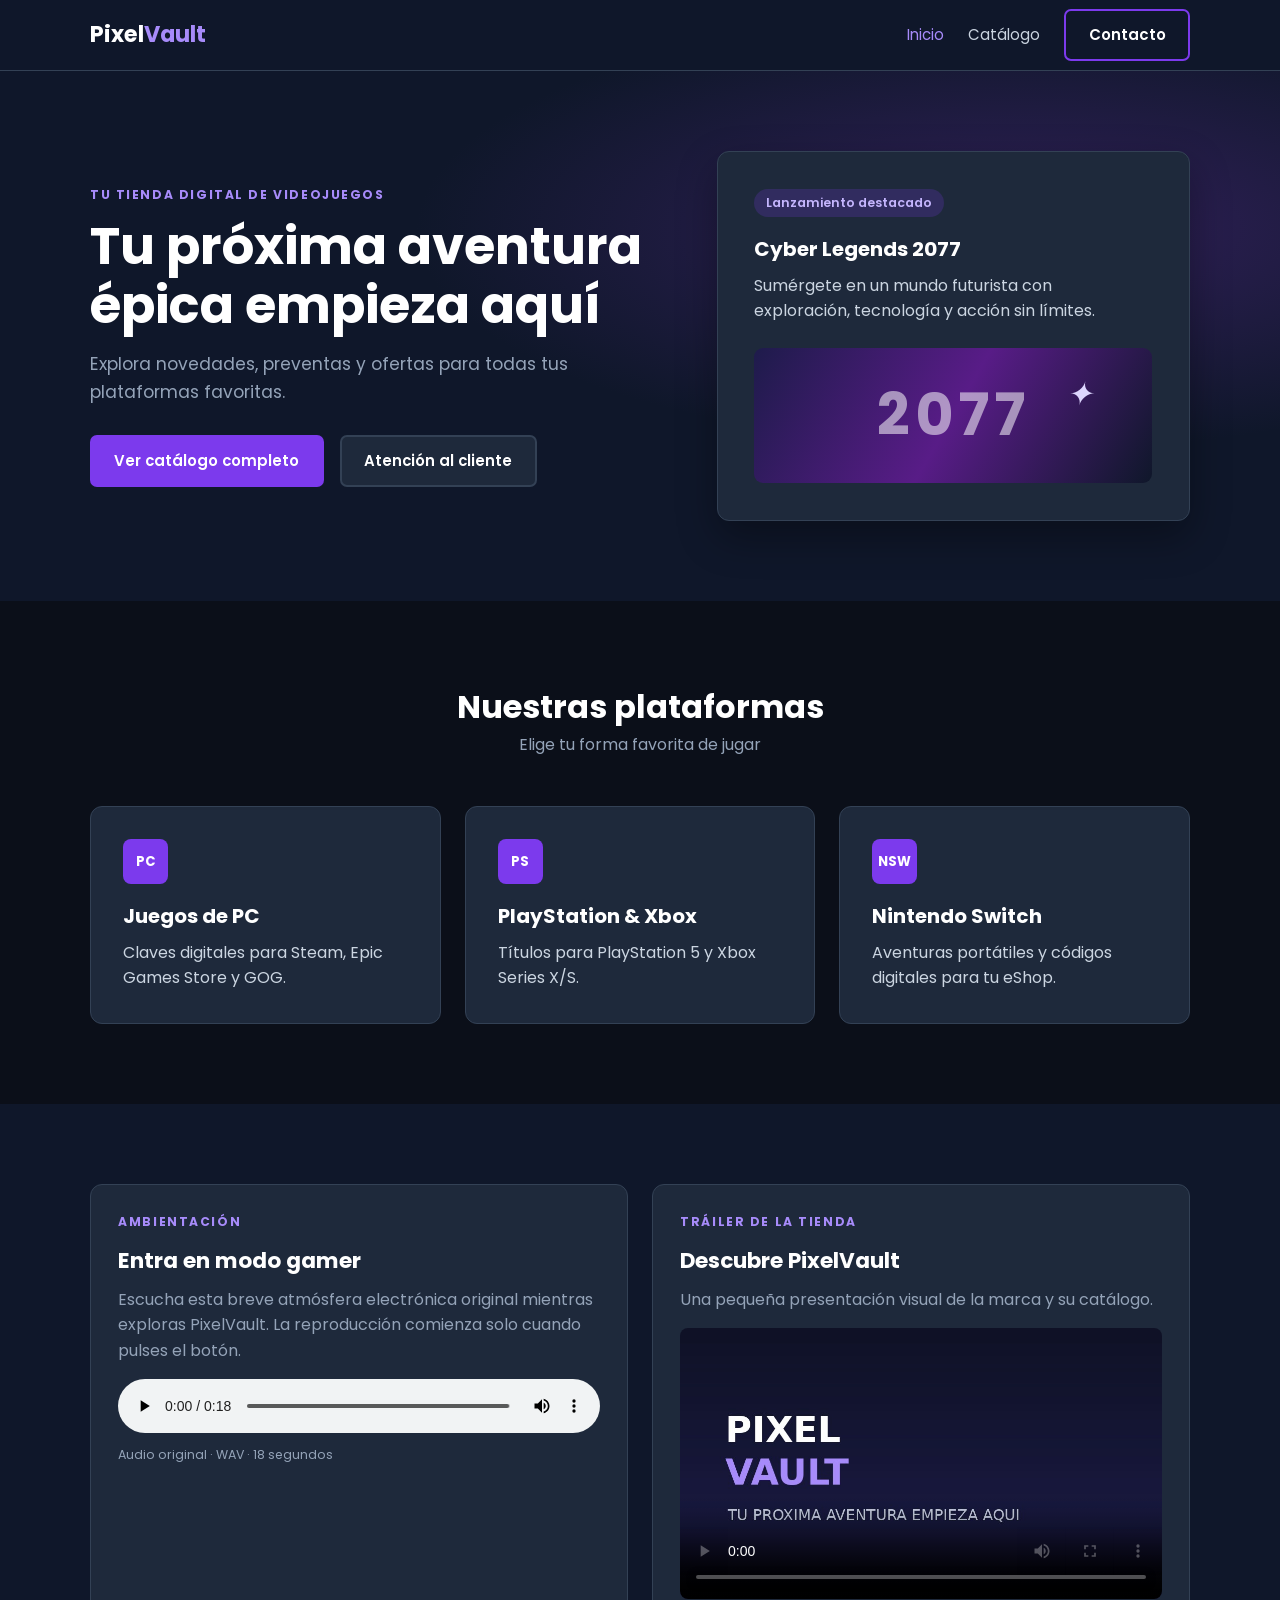
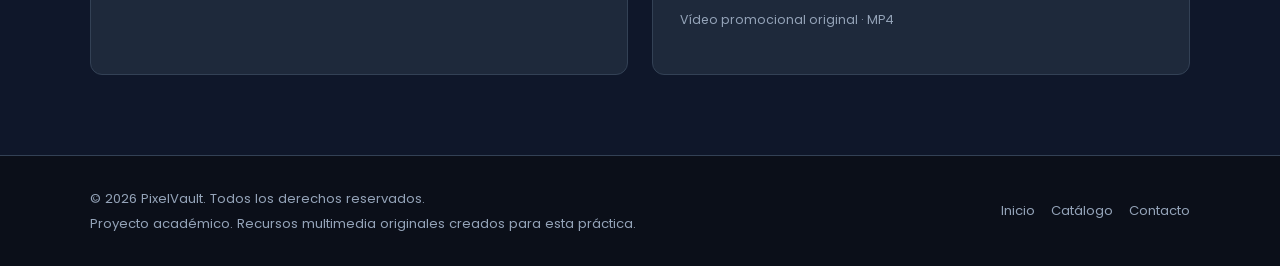
<file: index.html>
<!DOCTYPE html>
<html lang="es">
<head>
  <meta charset="UTF-8">
  <meta name="viewport" content="width=device-width, initial-scale=1.0">
  <meta name="description" content="PixelVault: catálogo de videojuegos y novedades para tus plataformas favoritas.">
  <title>PixelVault · Inicio</title>
  <link rel="preconnect" href="https://fonts.googleapis.com">
  <link rel="preconnect" href="https://fonts.gstatic.com" crossorigin>
  <link href="https://fonts.googleapis.com/css2?family=Poppins:wght@300;400;600;700&display=swap" rel="stylesheet">
  <link rel="stylesheet" href="styles.css">
</head>
<body>
<header class="header">
  <div class="container navbar">
    <a href="index.html" class="brand-logo" aria-label="PixelVault, inicio">Pixel<span>Vault</span></a>
    <button class="menu-toggle" aria-label="Abrir menú" aria-expanded="false">☰</button>
    <nav class="nav-links" aria-label="Navegación principal">
      <a href="index.html" class="active">Inicio</a>
      <a href="catalogo.html" class="">Catálogo</a>
      <a href="contacto.html" class="btn btn-outline ">Contacto</a>
    </nav>
  </div>
</header>
<main>
<section class="hero">
  <div class="container hero-content">
    <div class="hero-text">
      <p class="eyebrow">TU TIENDA DIGITAL DE VIDEOJUEGOS</p>
      <h1>Tu próxima aventura épica empieza aquí</h1>
      <p>Explora novedades, preventas y ofertas para todas tus plataformas favoritas.</p>
      <div class="hero-actions">
        <a href="catalogo.html" class="btn btn-primary">Ver catálogo completo</a>
        <a href="contacto.html" class="btn btn-secondary">Atención al cliente</a>
      </div>
    </div>
    <div class="hero-card">
      <span class="card-badge">Lanzamiento destacado</span>
      <h2>Cyber Legends 2077</h2>
      <p>Sumérgete en un mundo futurista con exploración, tecnología y acción sin límites.</p>
      <div class="hero-art" aria-hidden="true"><span>2077</span><i>✦</i></div>
    </div>
  </div>
</section>
<section class="services section">
  <div class="container">
    <div class="section-title"><h2>Nuestras plataformas</h2><p>Elige tu forma favorita de jugar</p></div>
    <div class="cards-grid">
      <article class="card"><div class="card-icon">PC</div><h3>Juegos de PC</h3><p>Claves digitales para Steam, Epic Games Store y GOG.</p></article>
      <article class="card"><div class="card-icon">PS</div><h3>PlayStation &amp; Xbox</h3><p>Títulos para PlayStation 5 y Xbox Series X/S.</p></article>
      <article class="card"><div class="card-icon">NSW</div><h3>Nintendo Switch</h3><p>Aventuras portátiles y códigos digitales para tu eShop.</p></article>
    </div>
  </div>
</section>
<section class="multimedia section">
  <div class="container media-grid">
    <div class="media-copy"><p class="eyebrow">AMBIENTACIÓN</p><h2>Entra en modo gamer</h2><p>Escucha esta breve atmósfera electrónica original mientras exploras PixelVault. La reproducción comienza solo cuando pulses el botón.</p>
      <audio controls preload="metadata">
        <source src="assets/ambiente-pixelvault.wav" type="audio/wav">
        Tu navegador no admite el elemento de audio.
      </audio>
      <p class="media-note">Audio original · WAV · 18 segundos</p>
    </div>
    <div class="media-copy"><p class="eyebrow">TRÁILER DE LA TIENDA</p><h2>Descubre PixelVault</h2><p>Una pequeña presentación visual de la marca y su catálogo.</p>
      <video controls preload="metadata" poster="assets/video-poster.jpg">
        <source src="assets/promo-pixelvault.mp4" type="video/mp4">
        Tu navegador no admite el elemento de vídeo.
      </video>
      <p class="media-note">Vídeo promocional original · MP4</p>
    </div>
  </div>
</section>
</main>
<footer class="footer">
  <div class="container footer-content">
    <div class="footer-info">
      <p>© 2026 PixelVault. Todos los derechos reservados.</p>
      <p class="cc-license">Proyecto académico. Recursos multimedia originales creados para esta práctica.</p>
    </div>
    <div class="footer-links"><a href="index.html">Inicio</a><a href="catalogo.html">Catálogo</a><a href="contacto.html">Contacto</a></div>
  </div>
</footer>
<script src="script.js"></script>
</body>
</html>
</file>
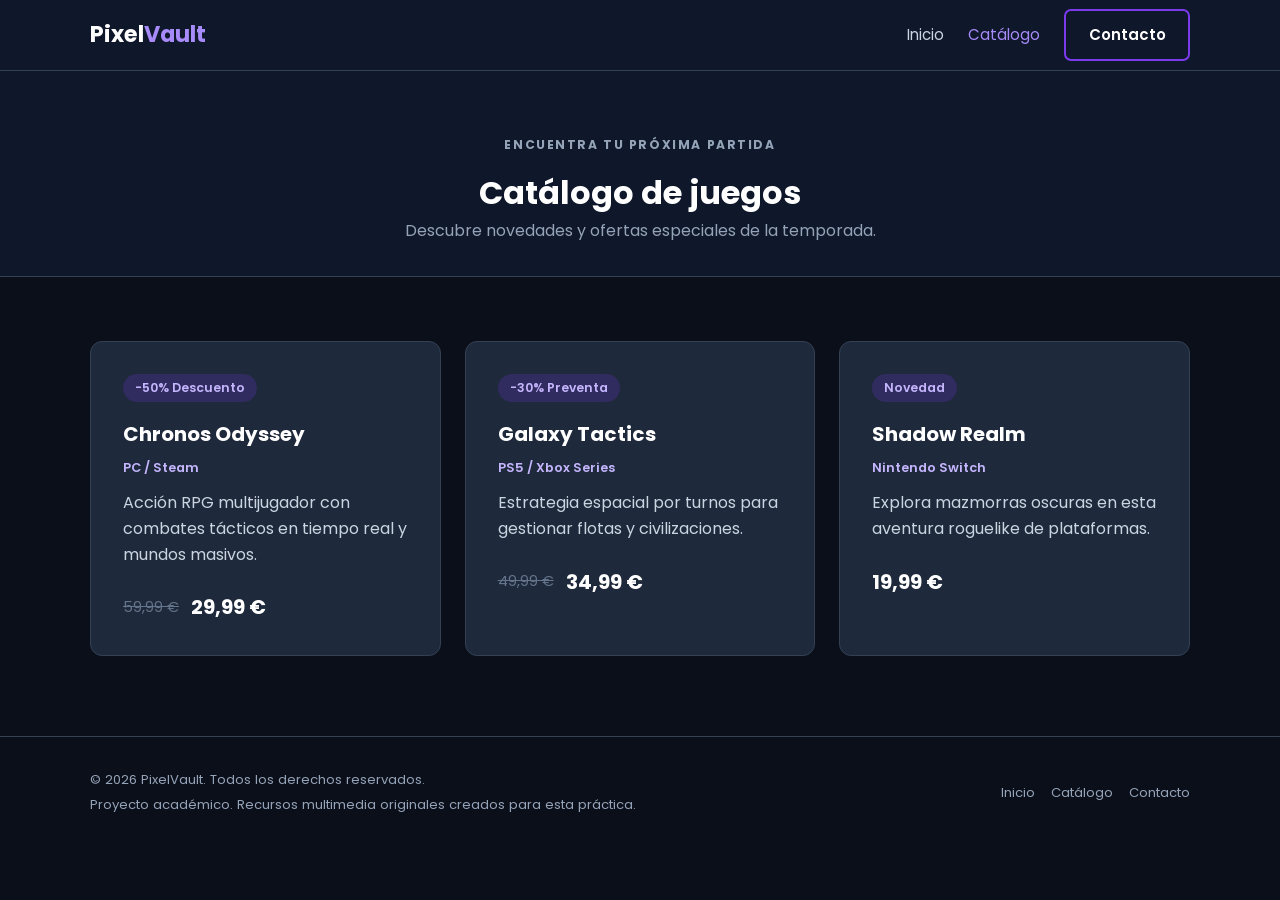
<file: catalogo.html>
<!DOCTYPE html>
<html lang="es">
<head>
  <meta charset="UTF-8">
  <meta name="viewport" content="width=device-width, initial-scale=1.0">
  <meta name="description" content="PixelVault: catálogo de videojuegos y novedades para tus plataformas favoritas.">
  <title>PixelVault · Catálogo</title>
  <link rel="preconnect" href="https://fonts.googleapis.com">
  <link rel="preconnect" href="https://fonts.gstatic.com" crossorigin>
  <link href="https://fonts.googleapis.com/css2?family=Poppins:wght@300;400;600;700&display=swap" rel="stylesheet">
  <link rel="stylesheet" href="styles.css">
</head>
<body>
<header class="header">
  <div class="container navbar">
    <a href="index.html" class="brand-logo" aria-label="PixelVault, inicio">Pixel<span>Vault</span></a>
    <button class="menu-toggle" aria-label="Abrir menú" aria-expanded="false">☰</button>
    <nav class="nav-links" aria-label="Navegación principal">
      <a href="index.html" class="">Inicio</a>
      <a href="catalogo.html" class="active">Catálogo</a>
      <a href="contacto.html" class="btn btn-outline ">Contacto</a>
    </nav>
  </div>
</header>
<main>
<section class="page-header"><div class="container"><p class="eyebrow">ENCUENTRA TU PRÓXIMA PARTIDA</p><h1>Catálogo de juegos</h1><p>Descubre novedades y ofertas especiales de la temporada.</p></div></section>
<section class="catalog-section section"><div class="container"><div class="cards-grid catalog-grid">
  <article class="card catalog-card"><span class="card-badge">-50% Descuento</span><h2>Chronos Odyssey</h2><p class="platform-tag">PC / Steam</p><p>Acción RPG multijugador con combates tácticos en tiempo real y mundos masivos.</p><div class="price-box"><span class="old-price">59,99 €</span><span class="price">29,99 €</span></div></article>
  <article class="card catalog-card"><span class="card-badge">-30% Preventa</span><h2>Galaxy Tactics</h2><p class="platform-tag">PS5 / Xbox Series</p><p>Estrategia espacial por turnos para gestionar flotas y civilizaciones.</p><div class="price-box"><span class="old-price">49,99 €</span><span class="price">34,99 €</span></div></article>
  <article class="card catalog-card"><span class="card-badge">Novedad</span><h2>Shadow Realm</h2><p class="platform-tag">Nintendo Switch</p><p>Explora mazmorras oscuras en esta aventura roguelike de plataformas.</p><div class="price-box"><span class="price">19,99 €</span></div></article>
</div></div></section>
</main>
<footer class="footer">
  <div class="container footer-content">
    <div class="footer-info">
      <p>© 2026 PixelVault. Todos los derechos reservados.</p>
      <p class="cc-license">Proyecto académico. Recursos multimedia originales creados para esta práctica.</p>
    </div>
    <div class="footer-links"><a href="index.html">Inicio</a><a href="catalogo.html">Catálogo</a><a href="contacto.html">Contacto</a></div>
  </div>
</footer>
<script src="script.js"></script>
</body>
</html>
</file>
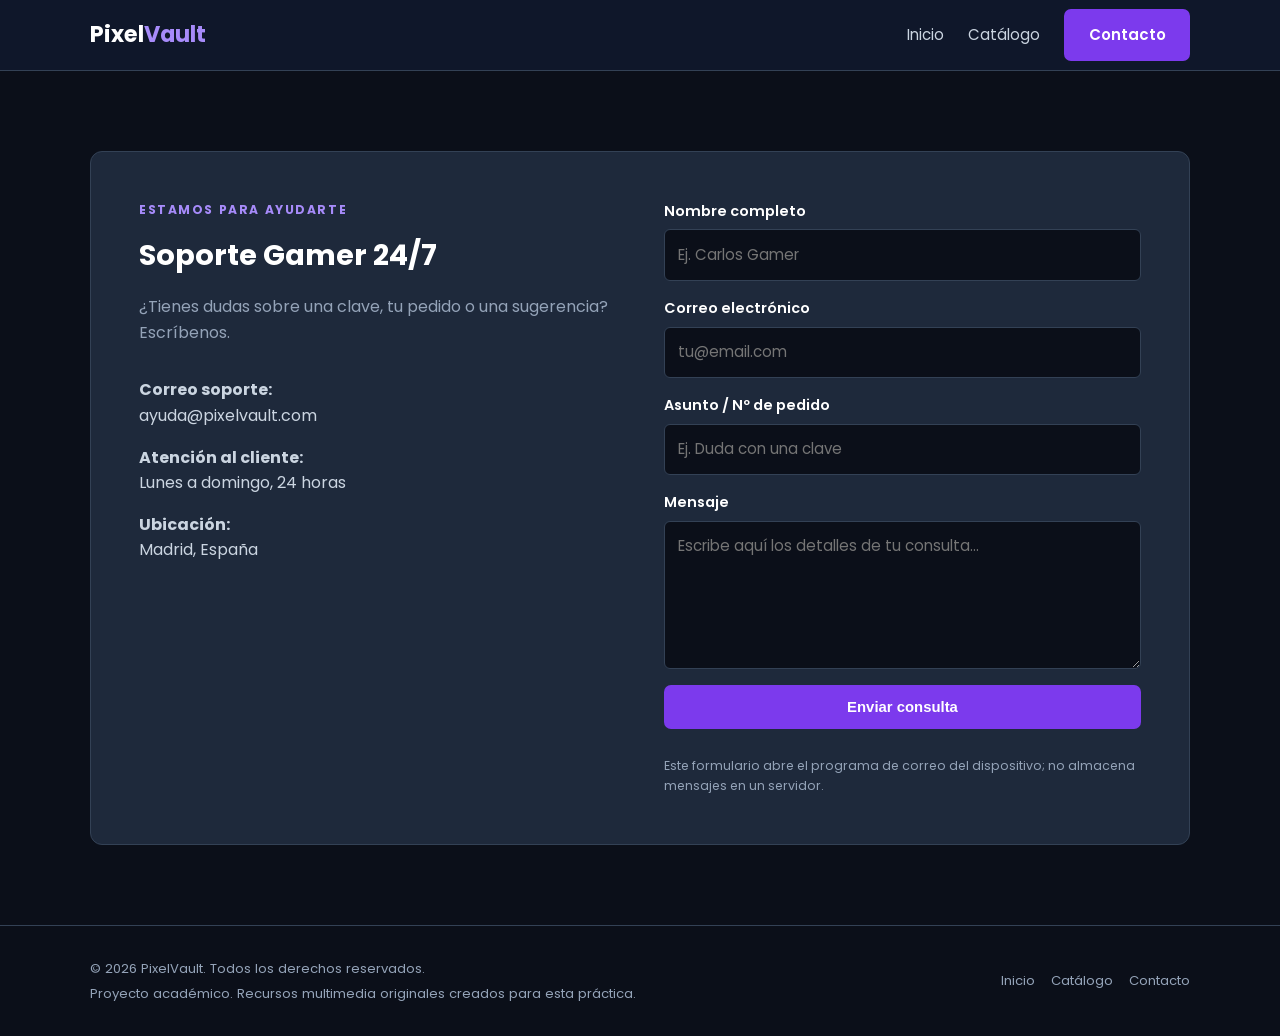
<file: contacto.html>
<!DOCTYPE html>
<html lang="es">
<head>
  <meta charset="UTF-8">
  <meta name="viewport" content="width=device-width, initial-scale=1.0">
  <meta name="description" content="PixelVault: catálogo de videojuegos y novedades para tus plataformas favoritas.">
  <title>PixelVault · Contacto y soporte</title>
  <link rel="preconnect" href="https://fonts.googleapis.com">
  <link rel="preconnect" href="https://fonts.gstatic.com" crossorigin>
  <link href="https://fonts.googleapis.com/css2?family=Poppins:wght@300;400;600;700&display=swap" rel="stylesheet">
  <link rel="stylesheet" href="styles.css">
</head>
<body>
<header class="header">
  <div class="container navbar">
    <a href="index.html" class="brand-logo" aria-label="PixelVault, inicio">Pixel<span>Vault</span></a>
    <button class="menu-toggle" aria-label="Abrir menú" aria-expanded="false">☰</button>
    <nav class="nav-links" aria-label="Navegación principal">
      <a href="index.html" class="">Inicio</a>
      <a href="catalogo.html" class="">Catálogo</a>
      <a href="contacto.html" class="btn btn-outline active">Contacto</a>
    </nav>
  </div>
</header>
<main>
<section class="contact section"><div class="container"><div class="contact-box">
  <div class="contact-info"><p class="eyebrow">ESTAMOS PARA AYUDARTE</p><h1>Soporte Gamer 24/7</h1><p>¿Tienes dudas sobre una clave, tu pedido o una sugerencia? Escríbenos.</p>
    <div class="info-item"><strong>Correo soporte:</strong><br>ayuda@pixelvault.com</div>
    <div class="info-item"><strong>Atención al cliente:</strong><br>Lunes a domingo, 24 horas</div>
    <div class="info-item"><strong>Ubicación:</strong><br>Madrid, España</div>
  </div>
  <form class="contact-form" action="mailto:ayuda@pixelvault.com" method="post" enctype="text/plain">
    <div class="form-group"><label for="nombre">Nombre completo</label><input type="text" id="nombre" name="nombre" placeholder="Ej. Carlos Gamer" autocomplete="name" required></div>
    <div class="form-group"><label for="email">Correo electrónico</label><input type="email" id="email" name="email" placeholder="tu@email.com" autocomplete="email" required></div>
    <div class="form-group"><label for="asunto">Asunto / Nº de pedido</label><input type="text" id="asunto" name="asunto" placeholder="Ej. Duda con una clave" required></div>
    <div class="form-group"><label for="mensaje">Mensaje</label><textarea id="mensaje" name="mensaje" rows="5" placeholder="Escribe aquí los detalles de tu consulta..." required></textarea></div>
    <button type="submit" class="btn btn-primary btn-block">Enviar consulta</button>
    <p class="media-note">Este formulario abre el programa de correo del dispositivo; no almacena mensajes en un servidor.</p>
  </form>
</div></div></section>
</main>
<footer class="footer">
  <div class="container footer-content">
    <div class="footer-info">
      <p>© 2026 PixelVault. Todos los derechos reservados.</p>
      <p class="cc-license">Proyecto académico. Recursos multimedia originales creados para esta práctica.</p>
    </div>
    <div class="footer-links"><a href="index.html">Inicio</a><a href="catalogo.html">Catálogo</a><a href="contacto.html">Contacto</a></div>
  </div>
</footer>
<script src="script.js"></script>
</body>
</html>
</file>
<file: styles.css>
:root {
  --primary:#7c3aed; --primary-hover:#6d28d9; --dark:#0b0f19;
  --panel:#1e293b; --text:#cbd5e1; --muted:#94a3b8; --white:#fff;
  --border:#334155; --font-main:'Poppins',sans-serif; --transition:all .25s ease;
}
*{margin:0;padding:0;box-sizing:border-box}
html{scroll-behavior:smooth}
body{font-family:var(--font-main);color:var(--text);background:var(--dark);line-height:1.6}
a{color:inherit;text-decoration:none}
.container{width:min(1100px,90%);margin-inline:auto}
.section{padding:5rem 0}
.btn{display:inline-block;padding:.75rem 1.4rem;border:2px solid transparent;border-radius:7px;font-weight:600;font-size:.93rem;cursor:pointer;transition:var(--transition)}
.btn-primary{background:var(--primary);color:var(--white)}
.btn-primary:hover{background:var(--primary-hover);transform:translateY(-2px)}
.btn-secondary{background:var(--panel);border-color:var(--border);color:var(--white)}
.btn-secondary:hover{border-color:var(--primary)}
.btn-outline{border-color:var(--primary);color:var(--white)}
.btn-outline:hover,.btn-outline.active{background:var(--primary);color:var(--white)}
.btn-block{width:100%}
.header{position:sticky;top:0;z-index:10;background:#0f172a;border-bottom:1px solid var(--border)}
.navbar{min-height:70px;display:flex;align-items:center;justify-content:space-between;gap:1rem}
.brand-logo{font-size:1.4rem;font-weight:700;color:var(--white)}
.brand-logo span{color:#a78bfa}
.nav-links{display:flex;align-items:center;gap:1.5rem}
.nav-links a{font-size:.94rem;transition:var(--transition)}
.nav-links a:hover,.nav-links a.active:not(.btn){color:#a78bfa}
.menu-toggle{display:none;background:transparent;color:var(--white);border:1px solid var(--border);border-radius:6px;padding:.4rem .7rem;font-size:1.2rem}
.hero{padding:5rem 0;background:radial-gradient(ellipse at 80% 30%,#31205a 0,transparent 42%),#0f172a}
.hero-content{display:grid;grid-template-columns:1.1fr .9fr;align-items:center;gap:3rem}
.eyebrow{color:#a78bfa;font-size:.76rem;font-weight:700;letter-spacing:.13em;margin-bottom:.8rem}
.hero-text h1{font-size:clamp(2rem,4vw,3.2rem);line-height:1.15;color:var(--white);margin-bottom:1rem}
.hero-text>p:not(.eyebrow){font-size:1.08rem;color:var(--muted);margin-bottom:1.8rem;max-width:600px}
.hero-actions{display:flex;gap:1rem;flex-wrap:wrap}
.hero-card,.card,.contact-box,.media-copy{background:var(--panel);border:1px solid var(--border);border-radius:12px}
.hero-card{padding:2.3rem;box-shadow:0 16px 40px #0005}
.card-badge{display:inline-block;padding:.25rem .75rem;background:#7c3aed33;color:#c4b5fd;font-size:.78rem;font-weight:600;border-radius:20px;margin-bottom:1rem}
.hero-card h2,.card h2,.card h3{color:var(--white);margin-bottom:.5rem;font-size:1.25rem}
.hero-art{height:135px;margin-top:1.5rem;border-radius:9px;display:flex;align-items:center;justify-content:center;position:relative;overflow:hidden;background:linear-gradient(120deg,#1e1b4b,#581c87,#0f172a)}
.hero-art span{font-size:3.6rem;font-weight:700;color:#fff8;letter-spacing:.08em}
.hero-art i{position:absolute;right:15%;top:15%;font-size:2rem;color:#ddd6fe}
.section-title,.page-header{text-align:center;margin-bottom:3rem}
.section-title h2,.page-header h1{font-size:2rem;color:var(--white)}
.section-title p,.page-header p{color:var(--muted)}
.cards-grid{display:grid;grid-template-columns:repeat(3,minmax(0,1fr));gap:1.5rem}
.card{padding:2rem;transition:var(--transition);min-width:0}
.card:hover{border-color:var(--primary);transform:translateY(-4px)}
.card-icon{width:45px;height:45px;display:grid;place-items:center;background:var(--primary);color:#fff;border-radius:8px;font-size:.82rem;font-weight:700;margin-bottom:1rem}
.page-header{padding:4rem 0 2rem;background:#0f172a;border-bottom:1px solid var(--border);margin-bottom:0}
.catalog-section{padding-top:4rem}
.platform-tag{font-size:.8rem;color:#c4b5fd;font-weight:600;margin-bottom:.75rem}
.price-box{display:flex;align-items:center;gap:.75rem;margin-top:1.5rem}
.old-price{color:#64748b;text-decoration:line-through;font-size:.9rem}
.price{font-size:1.25rem;color:var(--white);font-weight:700}
.contact-box{display:grid;grid-template-columns:1fr 1fr;gap:3rem;padding:3rem}
.contact-info h1{font-size:1.8rem;color:var(--white);margin-bottom:1rem}
.contact-info>p:not(.eyebrow){color:var(--muted);margin-bottom:2rem}
.info-item{margin-bottom:1rem}
.contact-form{display:flex;flex-direction:column;gap:1rem;min-width:0}
.form-group{display:flex;flex-direction:column;gap:.4rem}
.form-group label{font-size:.9rem;font-weight:600;color:var(--white)}
.form-group input,.form-group textarea{width:100%;padding:.8rem;border:1px solid var(--border);border-radius:6px;font:inherit;font-size:.94rem;background:#0b0f19;color:var(--white);outline:none;transition:var(--transition)}
.form-group input:focus,.form-group textarea:focus{border-color:var(--primary);box-shadow:0 0 0 3px #7c3aed30}
.form-group textarea{resize:vertical}
.multimedia{background:#0f172a}
.media-grid{display:grid;grid-template-columns:1fr 1fr;gap:1.5rem}
.media-copy{padding:1.7rem;min-width:0}
.media-copy h2{font-size:1.35rem;color:var(--white);margin-bottom:.5rem}
.media-copy p:not(.eyebrow){color:var(--muted);margin-bottom:1rem}
audio,video{display:block;width:100%;max-width:100%;margin-top:1rem;border-radius:8px}
video{aspect-ratio:16/9;background:#080b12;object-fit:cover}
.media-note{font-size:.78rem;color:#94a3b8;margin-top:.7rem}
.footer{padding:2rem 0;border-top:1px solid var(--border);color:#94a3b8;font-size:.82rem}
.footer-content{display:flex;justify-content:space-between;align-items:center;gap:1.5rem}
.footer-info{display:flex;flex-direction:column;gap:.25rem}
.footer-links{display:flex;gap:1rem;flex-wrap:wrap}
.footer-links a:hover{color:#fff}
:focus-visible{outline:3px solid #c4b5fd;outline-offset:3px}

/* EJEMPLO RESPONSIVE 1: tablet. Dos columnas pasan a una en hero y multimedia. */
@media(max-width:900px){
  .hero-content{grid-template-columns:1fr 1fr;gap:1.5rem}
  .contact-box{gap:1.5rem;padding:2rem}
  .cards-grid{gap:1rem}
}
/* EJEMPLO RESPONSIVE 2: móvil. Menú compacto y tarjetas apiladas. */
@media(max-width:680px){
  .navbar{min-height:64px;flex-wrap:wrap;padding:.7rem 0}
  .menu-toggle{display:block}
  .nav-links{display:none;flex-basis:100%;flex-direction:column;align-items:stretch;gap:.4rem;padding:.5rem 0 1rem}
  .nav-links.open{display:flex}
  .nav-links a{padding:.55rem;text-align:center}
  .hero{padding:3.2rem 0}
  .hero-content,.cards-grid,.contact-box,.media-grid{grid-template-columns:1fr}
  .hero-text h1{font-size:2.15rem}
  .hero-actions{flex-direction:column;align-items:stretch}
  .hero-actions .btn{text-align:center}
  .section{padding:3.2rem 0}
  .contact-box{padding:1.4rem}
  .section-title{margin-bottom:2rem}
  .footer-content{flex-direction:column;text-align:center}
  .footer-links{justify-content:center}
}
</file>
